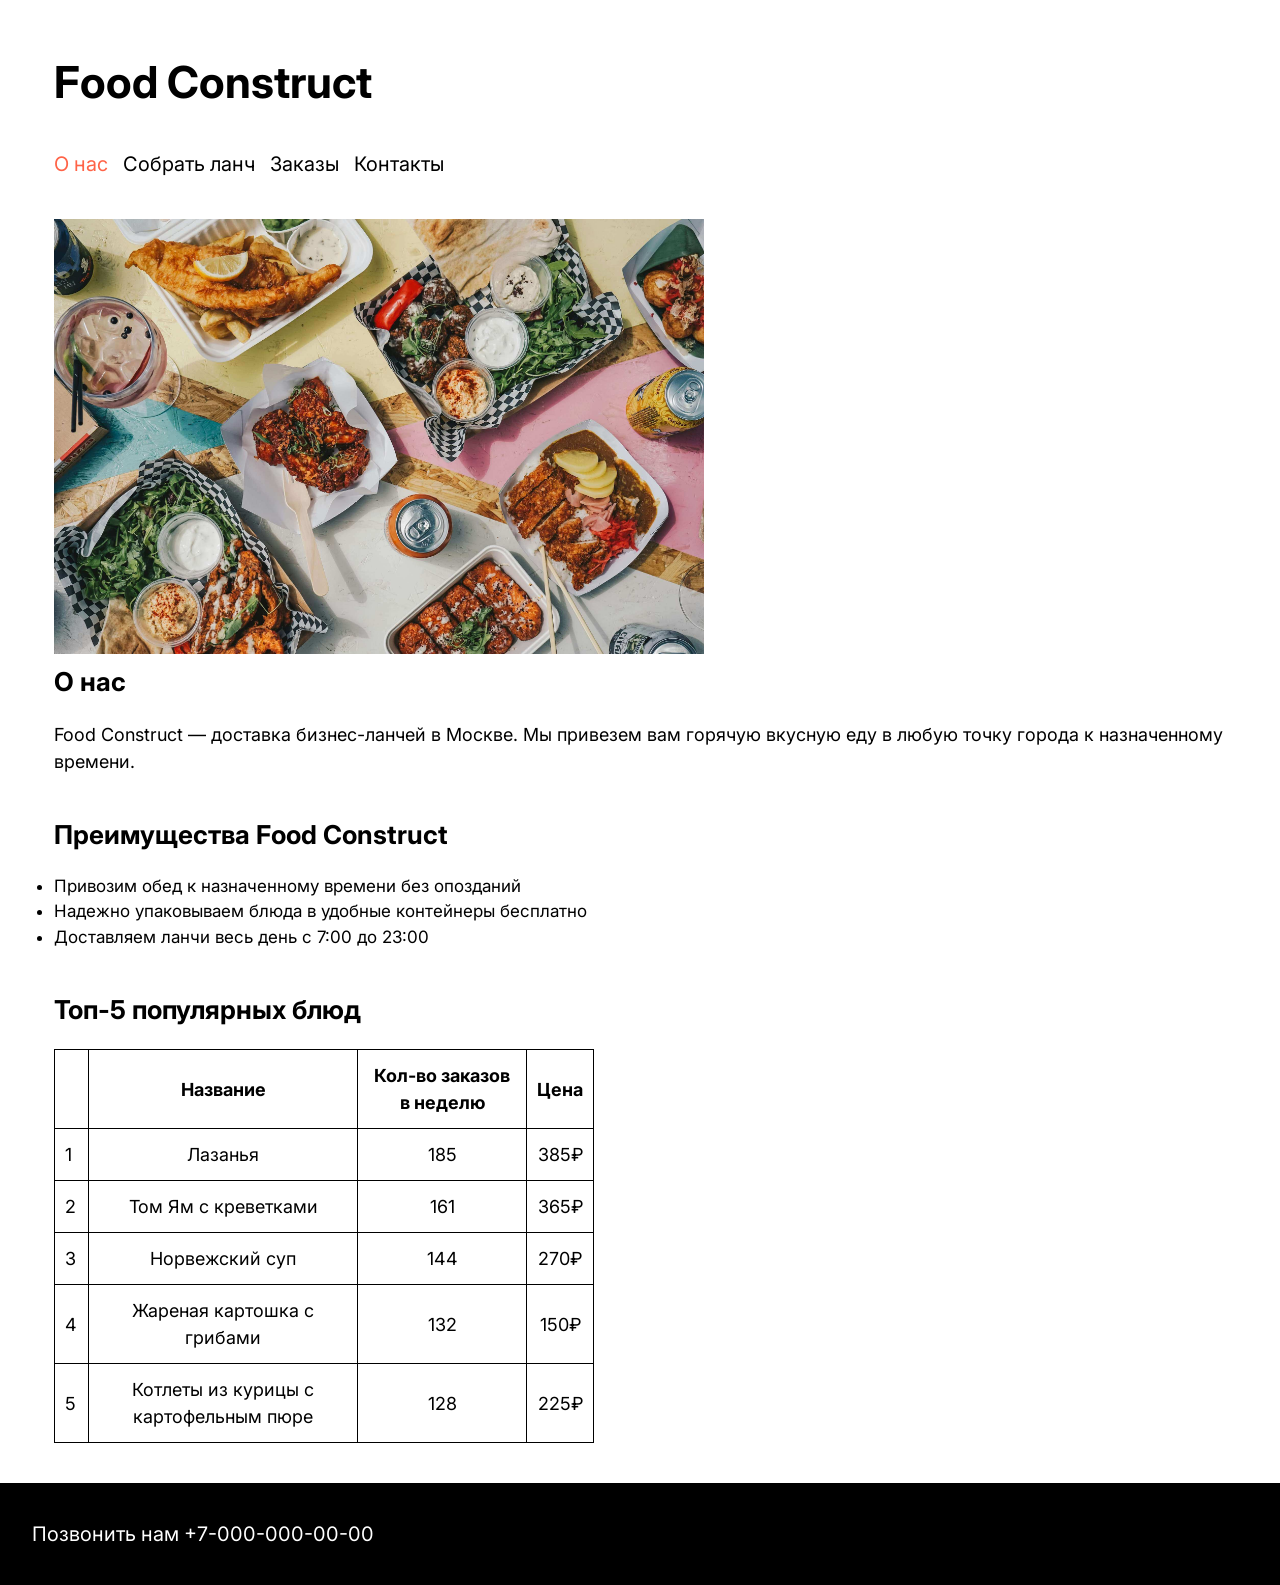
<file: index.html>
<!DOCTYPE html>
<html lang="ru">
<head>
    <meta charset="UTF-8">
    <meta name="viewport" content="width=device-width, initial-scale=1.0">
    <title>Food Construct — доставка бизнес-ланчей в Москве</title>
    <link rel="preconnect" href="https://fonts.googleapis.com">
    <link rel="preconnect" href="https://fonts.gstatic.com" crossorigin>
    <link href="https://fonts.googleapis.com/css2?family=Inter:wght@400;600;700&display=swap" rel="stylesheet">
    <link rel="stylesheet" href="style.css">
</head>
<body>
    <header>
        <h1>Food Construct</h1>
        <nav>
            <a href="index.html" class="active">О нас</a>
            <a href="constructor.html">Собрать ланч</a>
            <a href="#">Заказы</a>
            <a href="#contacts">Контакты</a>
        </nav>
    </header>

    <main>
        <section>
            <img class="about-image" src="menu/lunch.jpg" alt="Бизнес-ланчи Food Construct">
            <h2>О нас</h2>
            <p>Food Construct — доставка бизнес-ланчей в Москве. Мы привезем вам горячую вкусную еду в любую точку города к назначенному времени.</p>
        </section>

        <section>
            <h2>Преимущества Food Construct</h2>
            <ul>
                <li>Привозим обед к назначенному времени без опозданий</li>
                <li>Надежно упаковываем блюда в удобные контейнеры бесплатно</li>
                <li>Доставляем ланчи весь день с 7:00 до 23:00</li>
            </ul>
        </section>

        <section>
            <h2>Топ-5 популярных блюд</h2>
            <table class="top-table">
                <thead>
                    <tr>
                        <th></th>
                        <th>Название</th>
                        <th>Кол-во заказов в неделю</th>
                        <th>Цена</th>
                    </tr>
                </thead>
                <tbody>
                    <tr>
                        <td>1</td>
                        <td>Лазанья</td>
                        <td>185</td>
                        <td>385₽</td>
                    </tr>
                    <tr>
                        <td>2</td>
                        <td>Том Ям с креветками</td>
                        <td>161</td>
                        <td>365₽</td>
                    </tr>
                    <tr>
                        <td>3</td>
                        <td>Норвежский суп</td>
                        <td>144</td>
                        <td>270₽</td>
                    </tr>
                    <tr>
                        <td>4</td>
                        <td>Жареная картошка с грибами</td>
                        <td>132</td>
                        <td>150₽</td>
                    </tr>
                    <tr>
                        <td>5</td>
                        <td>Котлеты из курицы с картофельным пюре</td>
                        <td>128</td>
                        <td>225₽</td>
                    </tr>
                </tbody>
            </table>
        </section>
    </main>

    <footer id="contacts">
        <p>Позвонить нам <a href="tel:+70000000000">+7-000-000-00-00</a></p>
    </footer>
</body>
</html>
</file>
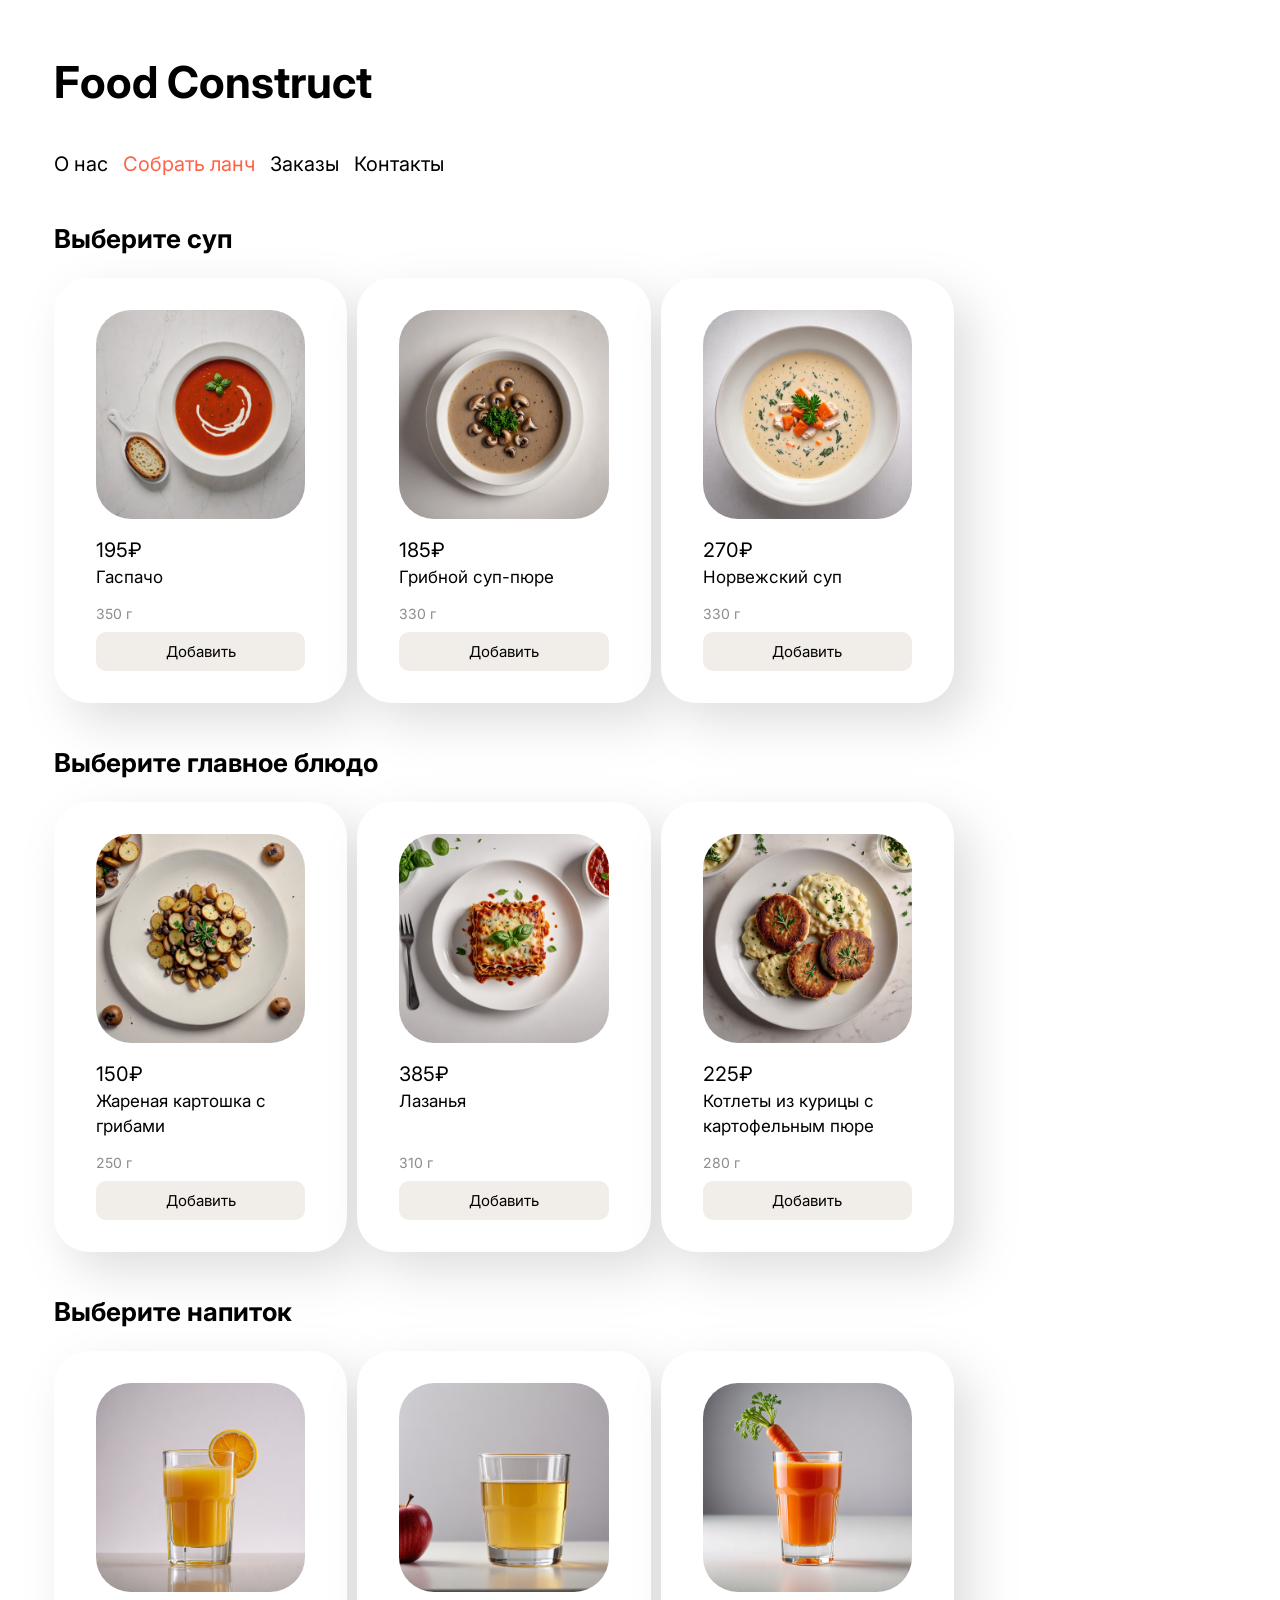
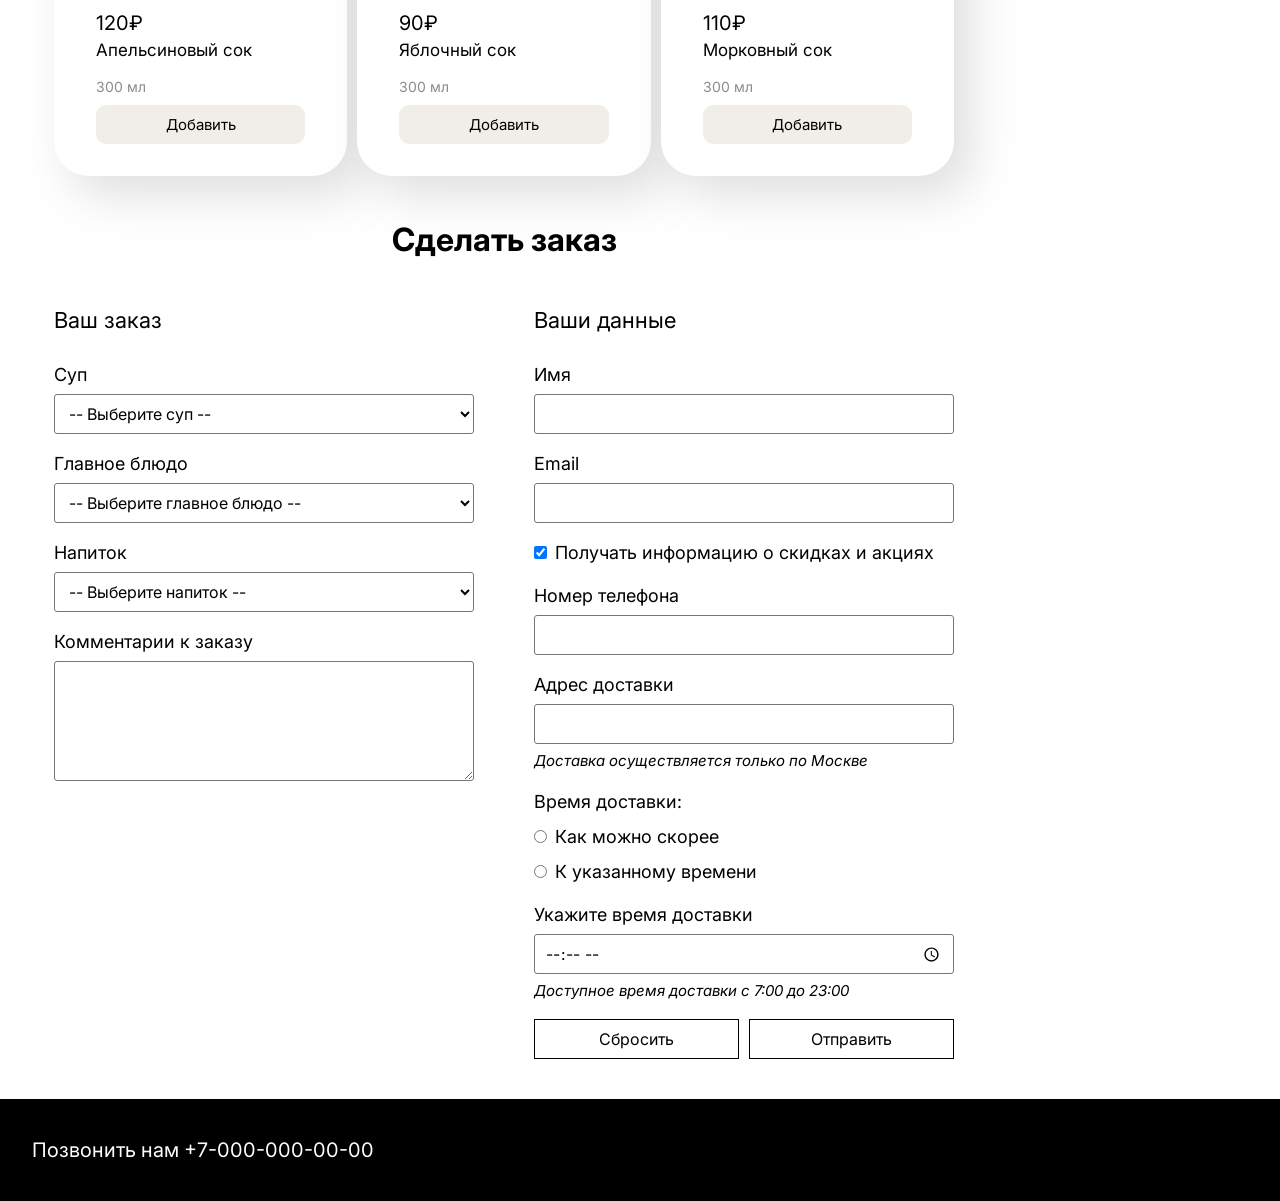
<file: constructor.html>
<!DOCTYPE html>
<html lang="ru">
<head>
    <meta charset="UTF-8">
    <meta name="viewport" content="width=device-width, initial-scale=1.0">
    <title>Собрать ланч — Food Construct</title>
    <link rel="preconnect" href="https://fonts.googleapis.com">
    <link rel="preconnect" href="https://fonts.gstatic.com" crossorigin>
    <link href="https://fonts.googleapis.com/css2?family=Inter:wght@400;600;700&display=swap" rel="stylesheet">
    <link rel="stylesheet" href="style.css">
    <link rel="stylesheet" href="constructor.css">
</head>
<body>
    <header>
        <h1>Food Construct</h1>
        <nav>
            <a href="index.html">О нас</a>
            <a href="constructor.html" class="active">Собрать ланч</a>
            <a href="#">Заказы</a>
            <a href="#contacts">Контакты</a>
        </nav>
    </header>

    <main>
        <section>
            <h2>Выберите суп</h2>
            <div class="dishes">
                <div class="dish">
                    <img class="dish-image" src="menu/soups/gazpacho.jpg" alt="Гаспачо">
                    <p class="dish-price">195₽</p>
                    <p class="dish-name">Гаспачо</p>
                    <p class="dish-weight">350 г</p>
                    <button type="button" class="dish-button">Добавить</button>
                </div>
                <div class="dish">
                    <img class="dish-image" src="menu/soups/mushroom_soup.jpg" alt="Грибной суп-пюре">
                    <p class="dish-price">185₽</p>
                    <p class="dish-name">Грибной суп-пюре</p>
                    <p class="dish-weight">330 г</p>
                    <button type="button" class="dish-button">Добавить</button>
                </div>
                <div class="dish">
                    <img class="dish-image" src="menu/soups/norwegian_soup.jpg" alt="Норвежский суп">
                    <p class="dish-price">270₽</p>
                    <p class="dish-name">Норвежский суп</p>
                    <p class="dish-weight">330 г</p>
                    <button type="button" class="dish-button">Добавить</button>
                </div>
            </div>
        </section>

        <section>
            <h2>Выберите главное блюдо</h2>
            <div class="dishes">
                <div class="dish">
                    <img class="dish-image" src="menu/main_course/friedpotatoeswithmushrooms1.jpg" alt="Жареная картошка с грибами">
                    <p class="dish-price">150₽</p>
                    <p class="dish-name">Жареная картошка с грибами</p>
                    <p class="dish-weight">250 г</p>
                    <button type="button" class="dish-button">Добавить</button>
                </div>
                <div class="dish">
                    <img class="dish-image" src="menu/main_course/lasagna.jpg" alt="Лазанья">
                    <p class="dish-price">385₽</p>
                    <p class="dish-name">Лазанья</p>
                    <p class="dish-weight">310 г</p>
                    <button type="button" class="dish-button">Добавить</button>
                </div>
                <div class="dish">
                    <img class="dish-image" src="menu/main_course/chickencutletsandmashedpotatoes.jpg" alt="Котлеты из курицы с картофельным пюре">
                    <p class="dish-price">225₽</p>
                    <p class="dish-name">Котлеты из курицы с картофельным пюре</p>
                    <p class="dish-weight">280 г</p>
                    <button type="button" class="dish-button">Добавить</button>
                </div>
            </div>
        </section>

        <section>
            <h2>Выберите напиток</h2>
            <div class="dishes">
                <div class="dish">
                    <img class="dish-image" src="menu/beverages/orangejuice.jpg" alt="Апельсиновый сок">
                    <p class="dish-price">120₽</p>
                    <p class="dish-name">Апельсиновый сок</p>
                    <p class="dish-weight">300 мл</p>
                    <button type="button" class="dish-button">Добавить</button>
                </div>
                <div class="dish">
                    <img class="dish-image" src="menu/beverages/applejuice.jpg" alt="Яблочный сок">
                    <p class="dish-price">90₽</p>
                    <p class="dish-name">Яблочный сок</p>
                    <p class="dish-weight">300 мл</p>
                    <button type="button" class="dish-button">Добавить</button>
                </div>
                <div class="dish">
                    <img class="dish-image" src="menu/beverages/carrotjuice.jpg" alt="Морковный сок">
                    <p class="dish-price">110₽</p>
                    <p class="dish-name">Морковный сок</p>
                    <p class="dish-weight">300 мл</p>
                    <button type="button" class="dish-button">Добавить</button>
                </div>
            </div>
        </section>
    </main>

    <section class="order">
        <h2>Сделать заказ</h2>
        <form class="order-form" action="https://httpbin.org/post" method="POST">
            <div class="form-column">
                <h3>Ваш заказ</h3>

                <div class="form-field">
                    <label for="soup">Суп</label>
                    <select class="form-control" id="soup" name="soup" required>
                        <option value="">-- Выберите суп --</option>
                        <option value="gazpacho">Гаспачо</option>
                        <option value="mushroom-soup">Грибной суп-пюре</option>
                        <option value="norwegian-soup">Норвежский суп</option>
                    </select>
                </div>

                <div class="form-field">
                    <label for="main-course">Главное блюдо</label>
                    <select class="form-control" id="main-course" name="main_course" required>
                        <option value="">-- Выберите главное блюдо --</option>
                        <option value="fried-potatoes">Жареная картошка с грибами</option>
                        <option value="lasagna">Лазанья</option>
                        <option value="chicken-cutlets">Котлеты из курицы с картофельным пюре</option>
                    </select>
                </div>

                <div class="form-field">
                    <label for="drink">Напиток</label>
                    <select class="form-control" id="drink" name="drink" required>
                        <option value="">-- Выберите напиток --</option>
                        <option value="orange-juice">Апельсиновый сок</option>
                        <option value="apple-juice">Яблочный сок</option>
                        <option value="carrot-juice">Морковный сок</option>
                    </select>
                </div>

                <div class="form-field">
                    <label for="comment">Комментарии к заказу</label>
                    <textarea class="form-control" id="comment" name="comment" rows="5"></textarea>
                </div>
            </div>

            <div class="form-column">
                <h3>Ваши данные</h3>

                <div class="form-field">
                    <label for="name">Имя</label>
                    <input class="form-control" type="text" id="name" name="name" required>
                </div>

                <div class="form-field">
                    <label for="email">Email</label>
                    <input class="form-control" type="email" id="email" name="email" required>
                </div>

                <div class="form-check">
                    <input type="checkbox" id="subscribe" name="subscribe" value="yes" checked>
                    <label for="subscribe">Получать информацию о скидках и акциях</label>
                </div>

                <div class="form-field">
                    <label for="phone">Номер телефона</label>
                    <input class="form-control" type="tel" id="phone" name="phone" required>
                </div>

                <div class="form-field">
                    <label for="address">Адрес доставки</label>
                    <input class="form-control" type="text" id="address" name="address" required>
                    <small class="hint">Доставка осуществляется только по Москве</small>
                </div>

                <fieldset class="form-radios">
                    <legend>Время доставки:</legend>
                    <div class="form-check">
                        <input type="radio" id="delivery-asap" name="delivery_type" value="asap" required>
                        <label for="delivery-asap">Как можно скорее</label>
                    </div>
                    <div class="form-check">
                        <input type="radio" id="delivery-scheduled" name="delivery_type" value="scheduled" required>
                        <label for="delivery-scheduled">К указанному времени</label>
                    </div>
                </fieldset>

                <div class="form-field">
                    <label for="delivery-time">Укажите время доставки</label>
                    <input class="form-control" type="time" id="delivery-time" name="delivery_time" min="07:00" max="23:00" step="300">
                    <small class="hint">Доступное время доставки с 7:00 до 23:00</small>
                </div>

                <div class="form-buttons">
                    <button class="form-button" type="reset">Сбросить</button>
                    <button class="form-button" type="submit">Отправить</button>
                </div>
            </div>
        </form>
    </section>

    <footer id="contacts">
        <p>Позвонить нам <a href="tel:+70000000000">+7-000-000-00-00</a></p>
    </footer>
</body>
</html>
</file>
<file: style.css>
* {
    box-sizing: border-box;
    margin: 0;
    padding: 0;
}

body {
    display: flex;
    flex-direction: column;
    min-height: 100vh;
    font-family: "Inter", sans-serif;
    font-size: 18px;
    font-weight: 400;
    color: #000000;
    line-height: 1.5;
}

header {
    padding: 56px 54px 0;
}

h1 {
    font-size: 44px;
    font-weight: 700;
    line-height: 1.2;
}

nav {
    display: flex;
    flex-wrap: wrap;
    gap: 15px;
    margin-top: 40px;
    margin-bottom: 40px;
}

a {
    font-family: "Inter", sans-serif;
    font-size: 20px;
    color: #000000;
    text-decoration: none;
}

a:hover {
    color: tomato;
}

.active {
    color: tomato;
}

main {
    flex: 1;
    padding: 0 54px;
}

section {
    margin-bottom: 40px;
}

.about-image {
    display: block;
    width: 650px;
    height: 435px;
    margin-bottom: 8px;
    background-color: #eeeeee;
}

h2 {
    font-size: 26px;
    font-weight: 700;
    margin-bottom: 20px;
}

p {
    font-size: 18px;
    color: #000000;
}

ul {
    font-size: 17px;
}

.top-table {
    width: 540px;
    border-collapse: collapse;
    font-size: 18px;
}

.top-table th,
.top-table td {
    padding: 12px 10px;
    border: 1px solid #000000;
    text-align: center;
}

.top-table th {
    font-weight: 700;
}

.top-table td:first-child {
    width: 34px;
    text-align: left;
}

footer {
    padding: 36px 32px;
    background-color: black;
    color: white;
}

footer p {
    font-size: 20px;
    color: white;
}

footer a {
    color: white;
}

@media (max-width: 800px) {
    nav {
        justify-content: space-between;
    }

    .about-image {
        width: 500px;
        height: 333px;
    }
}

@media (max-width: 600px) {
    header,
    main {
        padding-left: 20px;
        padding-right: 20px;
    }

    h1 {
        text-align: center;
    }

    nav {
        flex-direction: column;
        align-items: center;
    }

    a {
        font-size: 24px;
    }

    .about-image {
        width: 100%;
        height: auto;
        aspect-ratio: 3 / 2;
    }

    .top-table {
        width: 100%;
        font-size: 16px;
    }
}

@media (max-width: 400px) {
    .top-table {
        font-size: 14px;
    }

    .top-table th,
    .top-table td {
        padding: 8px 4px;
    }

    .top-table td:first-child {
        width: 24px;
    }
}
</file>
<file: constructor.css>
main {
    flex: none;
}

.dishes {
    max-width: 900px;
    display: grid;
    grid-template-columns: repeat(3, 1fr);
    gap: 10px;
}

.dish {
    display: flex;
    flex-direction: column;
    padding: 30px 40px;
    border: 2px solid transparent;
    border-radius: 35px;
    background-color: white;
    cursor: pointer;
    filter: drop-shadow(17px 19px 24px rgba(0, 0, 0, 0.13));
}

.dish:hover {
    border-color: tomato;
}

.dish-image {
    display: block;
    width: 100%;
    aspect-ratio: 1 / 1;
    object-fit: cover;
    border-radius: 35px;
    background-color: #eeeeee;
}

.dish-price {
    margin-top: 16px;
    font-size: 20px;
}

.dish-name {
    flex-grow: 1;
    font-size: 17px;
}

.dish-weight {
    margin-top: 12px;
    font-size: 14px;
    color: #8c8c8c;
}

.dish-button {
    margin-top: 8px;
    padding: 10px 30px;
    border: none;
    border-radius: 10px;
    background-color: #f1eee9;
    font-family: inherit;
    font-size: 15px;
    color: #000000;
    cursor: pointer;
}

.dish:hover .dish-button {
    background-color: #d9d9d9;
}

.order {
    flex: 1;
    max-width: 1008px;
    padding: 0 54px;
}

.order h2 {
    margin-bottom: 40px;
    font-size: 32px;
    text-align: center;
}

.order-form {
    display: grid;
    grid-template-columns: 1fr 1fr;
    gap: 20px 60px;
    align-items: start;
}

.form-column h3 {
    margin-bottom: 24px;
    font-size: 22px;
    font-weight: 400;
}

.form-field {
    display: flex;
    flex-direction: column;
    gap: 6px;
    margin-bottom: 16px;
}

label,
legend {
    font-size: 18px;
}

.form-control {
    width: 100%;
    height: 40px;
    padding: 0 10px;
    border: 1px solid #767676;
    border-radius: 3px;
    background-color: white;
    font-family: inherit;
    font-size: 16px;
    color: #000000;
}

textarea.form-control {
    height: 120px;
    padding: 8px 10px;
    resize: vertical;
}

.form-control:focus {
    border-color: tomato;
    outline: 1px solid tomato;
}

.form-check {
    display: flex;
    align-items: center;
    gap: 8px;
    margin-bottom: 16px;
}

.form-radios {
    margin-bottom: 8px;
    border: none;
}

.form-radios legend {
    margin-bottom: 8px;
}

.form-radios .form-check {
    margin-bottom: 8px;
}

.hint {
    font-size: 15px;
    font-style: italic;
}

.form-buttons {
    display: flex;
    gap: 10px;
}

.form-button {
    flex: 1;
    height: 40px;
    border: 1px solid #000000;
    background-color: white;
    font-family: inherit;
    font-size: 16px;
    color: #000000;
    cursor: pointer;
}

.form-button:hover {
    border-color: tomato;
    color: tomato;
}

@media (max-width: 800px) {
    .dishes {
        grid-template-columns: repeat(2, 1fr);
    }

    .order-form {
        grid-template-columns: 1fr;
    }
}

@media (max-width: 600px) {
    .order {
        padding: 0 20px;
    }

    section h2 {
        text-align: center;
    }

    .dishes {
        grid-template-columns: 1fr;
    }
}
</file>
